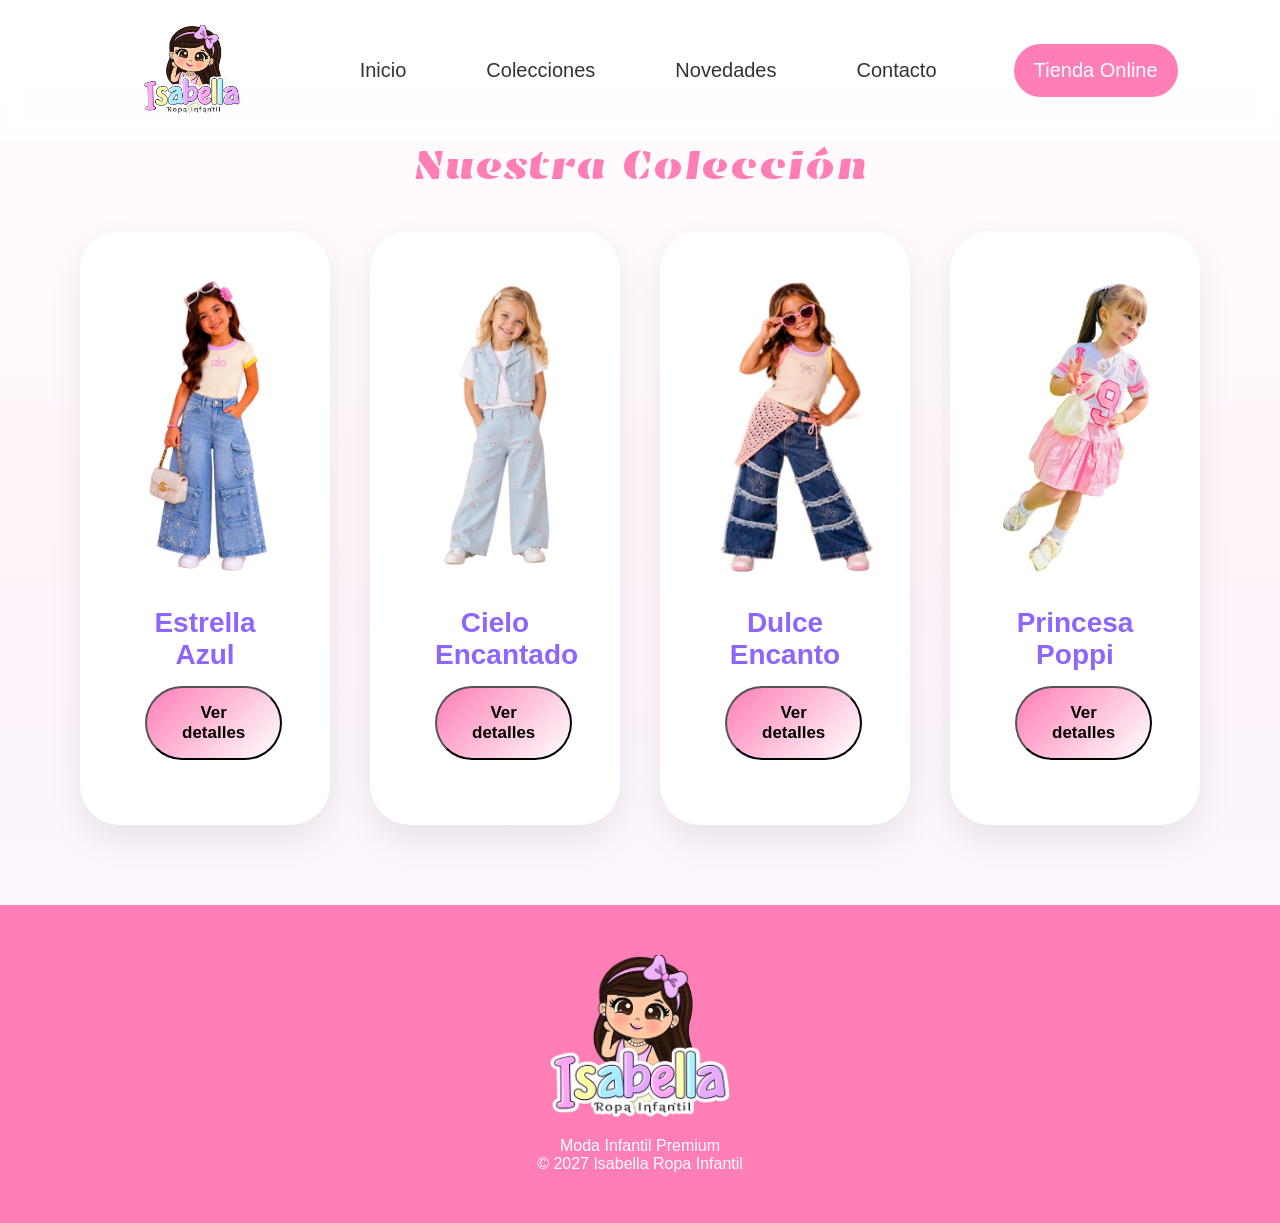
<file: coleccion.html>
<head>

    <link rel="stylesheet" type="text/css" href="css/maqueta.css">
    <link rel="stylesheet" type="text/css" href="css/maqueta_2.css">
    
    
<link href="https://fonts.googleapis.com/css2?family=Emblema+One&display=swap" rel="stylesheet">
</head>

<body>

    <!--================ HEADER =================-->




    <!--================ BANNER =================-->


    <header class="navbar">

        <div class="logo">
            <img src="img/logo.2.png">
            <a href="index.html">
                <div class="inicio"></div>
            </a>
        </div>

        <nav>
            <ul>
                <a href="index.html">Inicio</a>
                <a href="coleccion.html">Colecciones</a>
                <a href="">Novedades</a>
                <a href="contactos.html">Contacto</a>
            </ul>
        </nav>

        <a href="#" class="btn-tienda">Tienda Online</a>

    </header>


    <!--================ GALERÍA =================-->

    <section id="coleccion">

        <h2 class="titulo">

            Nuestra Colección

        </h2>

       <section class="productos">

        <div class="card">
            <img src="img/Niña 0.png" alt="'Estrella Azul">

            <div class="info">
                <h3>Estrella Azul</h3>
                <button onclick="abrirModal(
                    'img/niña 0.png',
                    'Estrella Azul',
                    'Conjunto premium diseñado para brindar comodidad y estilo.',
                    'Lino y Algodón',
                    '2 a 10 años',
                    'Azul Cielo',
                    'Todo el año',
                    'ISB-002'
                )">
                    Ver detalles
                </button>
            </div>
        </div>

        <div class="card">
            <img src="img/Niña 2.png" alt="Cielo Encantado">

            <div class="info">
                <h3>Cielo Encantado</h3>
                <button onclick="abrirModal(
                    'img/niña 2.png',
                    'Cielo Encantado',
                    'Conjunto premium diseñado para brindar comodidad y estilo.',
                    'Lino y Algodón',
                    '2 a 10 años',
                    'Azul Cielo',
                    'Todo el año',
                    'ISB-002'
                )">
                    Ver detalles
                </button>
            </div>
        </div>

        <div class="card">
            <img src="img/Niña 3.png" alt="Dulce Encanto">

            <div class="info">
                <h3>Dulce Encanto</h3>
                <button onclick="abrirModal(
                    'img/niña 3.png',
                    'Dulce Encanto',
                    'Colección exclusiva inspirada en las últimas tendencias.',
                    'Denim Premium',
                    '4 a 12 años',
                    'Azul y Blanco',
                    'Otoño - Invierno',
                    'ISB-003'
                )">
                    Ver detalles
                </button>
            </div>
        </div>

        <div class="card">
            <img src="img/Niña 4.png" alt="Príncipe">

            <div class="info">
                <h3>Princesa Poppi</h3>
                <button onclick="abrirModal(
                    'img/niña 4.png',
                    'Princesa Poppi',
                    'Diseño exclusivo pensado para ocasiones especiales.',
                    'Algodón y Encaje',
                    '1 a 6 años',
                    'Rosado Pastel',
                    'Primavera',
                    'ISB-004'
                )">
                    Ver detalles
                </button>
            </div>
        </div>

    </section>

    <!-- MODAL -->

    <div class="modal" id="modal">

        <div class="contenido-modal">

            <span class="cerrar" onclick="cerrarModal()">&times;</span>

            <img id="modalImg">

            <h2 id="modalTitulo"></h2>

            <p id="modalDescripcion"></p>

            <div class="especificaciones">

                <p><strong>Material:</strong> <span id="material"></span></p>

                <p><strong>Tallas:</strong> <span id="tallas"></span></p>

                <p><strong>Colores:</strong> <span id="colores"></span></p>

                <p><strong>Temporada:</strong> <span id="temporada"></span></p>

                <p><strong>Referencia:</strong> <span id="referencia"></span></p>

            </div>

        </div>

    </div>

    <footer>

        <img src="img/logo.2.png" alt="Isabella">

        <p>Moda Infantil Premium</p>

        <p>© 2027 Isabella Ropa Infantil</p>

    </footer>

    <script>

        function abrirModal(imagen, titulo, descripcion, materialProducto, tallasProducto, coloresProducto, temporadaProducto, referenciaProducto) {

            document.getElementById("modal").style.display = "flex";

            document.getElementById("modalImg").src = imagen;
            document.getElementById("modalTitulo").innerHTML = titulo;
            document.getElementById("modalDescripcion").innerHTML = descripcion;

            document.getElementById("material").innerHTML = materialProducto;
            document.getElementById("tallas").innerHTML = tallasProducto;
            document.getElementById("colores").innerHTML = coloresProducto;
            document.getElementById("temporada").innerHTML = temporadaProducto;
            document.getElementById("referencia").innerHTML = referenciaProducto;
        }

        function cerrarModal() {
            document.getElementById("modal").style.display = "none";
        }

    </script>

</body>
</html>
</file>
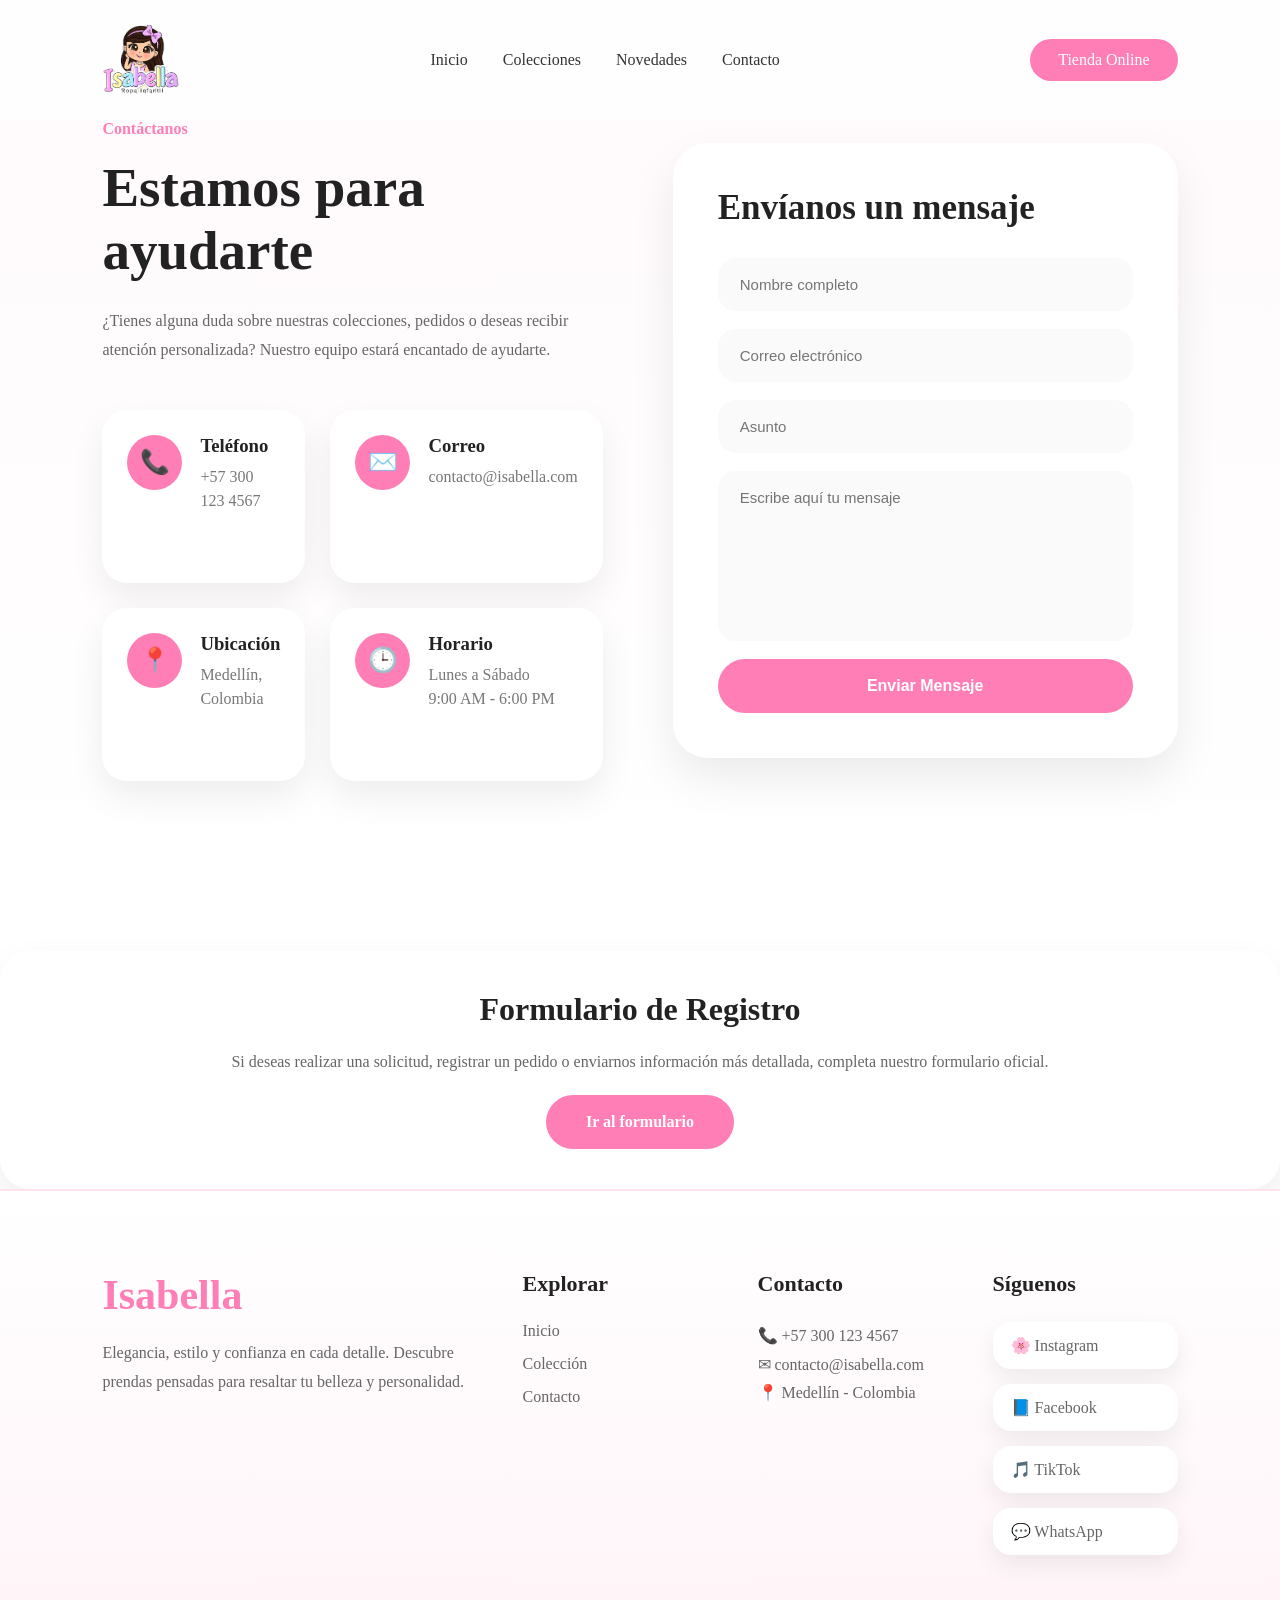
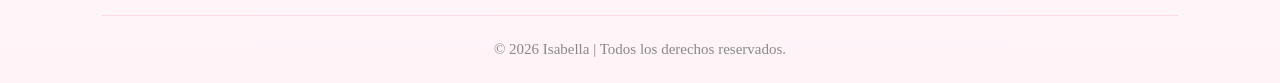
<file: contactos.html>
<head>

    <link rel="stylesheet" type="text/css" href="css/contactos estilo.css">
    <link rel="stylesheet" type="text/css" href="css/maqueta_3.css">

</head>
<header class="navbar">

        <div class="logo">
            <img src="img/logo.2.png">
              <a href="index.html"><div class="inicio"></div></a>
        </div>

        <nav>
            <ul>
            <a href="index.html">Inicio</a>
            <a href="coleccion.html">Colecciones</a>
            <a href="novedades.html">Novedades</a>
            <a href="contactos.html">Contacto</a>
            </ul>
        </nav>

        <a href="#" class="btn-tienda">Tienda Online</a>

    </header>
<body>
<section class="contacto">

    <div class="contacto-info">

        <span>Contáctanos</span>

        <h2>
            Estamos para ayudarte
        </h2>

        <p>
            ¿Tienes alguna duda sobre nuestras colecciones, pedidos o
            deseas recibir atención personalizada? Nuestro equipo estará
            encantado de ayudarte.
        </p>

        <div class="datos-contacto">

            <div class="dato">
                <div class="icono">📞</div>

                <div>
                    <h3>Teléfono</h3>
                    <p>+57 300 123 4567</p>
                </div>
            </div>

            <div class="dato">
                <div class="icono">✉️</div>

                <div>
                    <h3>Correo</h3>
                    <p>contacto@isabella.com</p>
                </div>
            </div>

            <div class="dato">
                <div class="icono">📍</div>

                <div>
                    <h3>Ubicación</h3>
                    <p>Medellín, Colombia</p>
                </div>
            </div>

            <div class="dato">
                <div class="icono">🕒</div>

                <div>
                    <h3>Horario</h3>
                    <p>Lunes a Sábado<br>9:00 AM - 6:00 PM</p>
                </div>
            </div>

        </div>

    </div>

    <div class="formulario-contacto">

        <h3>Envíanos un mensaje</h3>

        <form>

            <input type="text" placeholder="Nombre completo">

            <input type="email" placeholder="Correo electrónico">

            <input type="text" placeholder="Asunto">

            <textarea
            placeholder="Escribe aquí tu mensaje"></textarea>

            <button type="submit">
                Enviar Mensaje
            </button>

        </form>

    </div>

</section>
<div class="formulario-externo">

    <h3>Formulario de Registro</h3>

    <p>
        Si deseas realizar una solicitud, registrar un pedido o enviarnos
        información más detallada, completa nuestro formulario oficial.
    </p>

    <a href="https://docs.google.com/forms/d/e/1FAIpQLSfRCbShJBF7hymjKg9OWd89hlBeHb397Oh_2G8CXNl24qIbNQ/viewform?usp=header"
       target="_blank"
       class="btn-formulario">

        Ir al formulario

    </a>

</div>
 <footer class="footer">

    <div class="footer-contenedor">

        <div class="footer-logo">

            <h2>Isabella</h2>

            <p>
                Elegancia, estilo y confianza en cada detalle.
                Descubre prendas pensadas para resaltar tu belleza y personalidad.
            </p>

        </div>

        <div class="footer-links">

            <h3>Explorar</h3>

            <ul>

                <li><a href="index.html">Inicio</a></li>

                <li><a href="coleccion.html">Colección</a></li>

                <li><a href="contactos.html">Contacto</a></li>

            </ul>

        </div>

        <div class="footer-contacto">

            <h3>Contacto</h3>

            <p>📞 +57 300 123 4567</p>

            <p>✉ contacto@isabella.com</p>

            <p>📍 Medellín - Colombia</p>

        </div>

        <div class="footer-redes">

            <h3>Síguenos</h3>

            <div class="redes">

                <a href="#">🌸 Instagram</a>

                <a href="#">📘 Facebook</a>

                <a href="#">🎵 TikTok</a>

                <a href="#">💬 WhatsApp</a>

            </div>

        </div>

    </div>

    <div class="footer-copy">

        © 2026 Isabella | Todos los derechos reservados.

    </div>

</footer>
</body>
</file>
<file: css/maqueta.css>
*{
margin:0;
padding:0;
box-sizing:border-box;
}

body{
font-family:'Poppins',sans-serif;
background:#fffafc;
overflow-x:hidden;
}

/* SPLASH SCREEN */

#splash{
    position: fixed;
    top: 0;
    left: 0;
    width: 100%;
    height: 100vh;
    background: linear-gradient(135deg,#fff8fc,#f8e9ff,#fff7d9);
    display: flex;
    justify-content: center;
    align-items: center;
    z-index: 99999;
    transition: opacity 1s ease,
                visibility 1s ease;
}

#splash img{
    width: 280px;
    animation: logoEntrada 1.5s ease-in-out infinite alternate;
}

#splash.ocultar{
    animation: desaparecerSplash 2.5s ease forwards;
}

@keyframes desaparecerSplash{
    0%{
        opacity: 1;
        transform: scale(1);
        filter: blur(0px);
    }

    100%{
        opacity: 0;
        transform: scale(1.2);
        filter: blur(8px);
        visibility: hidden;
    }
}

@keyframes logoEntrada{
    0%{
        transform: scale(0.9);
    }
    100%{
        transform: scale(1.05);
    }
}

/* NAVBAR */

.navbar{
display:flex;
justify-content:space-between;
align-items:center;
padding:25px 8%;
position:fixed;
width:100%;
top:0;
z-index:1000;

background:rgba(255,255,255,.8);
backdrop-filter:blur(15px);
}

.logo img{
height:70px;

}

nav ul{
display:flex;
gap:35px;
list-style:none;
}

nav a{
text-decoration:none;
color:#333;
font-weight:500;
}

.btn-tienda{
padding:12px 28px;
background:#ff7eb6;
color:white;
border-radius:50px;
text-decoration:none;
transition:.4s;
}

.btn-tienda:hover{
transform:translateY(-3px);
}

/* HERO */

.hero{
min-height:100vh;
display:flex;
justify-content:space-around;
align-items:center;
padding:120px 8%;
}

.hero-text{
max-width:550px;
animation:fadeUp 1s ease;
}

.hero-text span{
color:#ff7eb6;
font-weight:600;
}

.hero-text h1{
font-size:70px;
font-family:'Playfair Display',serif;
line-height:1.1;
margin:20px 0;
}

.hero-text p{
font-size:18px;
color:#666;
margin-bottom:30px;
}

.hero-buttons{
display:flex;
gap:20px;
}

.btn-principal{
padding:15px 35px;
background:#ff7eb6;
color:white;
border-radius:40px;
text-decoration:none;
}

.btn-secundario{
padding:15px 35px;
border:2px solid #ff7eb6;
color:#ff7eb6;
border-radius:40px;
text-decoration:none;
}

/* EFECTO  */

.contenedor-slider{
    width: 350px;
    height: 500px;
    
    

    top: 120px;
    right: 50px;

    overflow: hidden;

    border-radius: 20px;
}

.slider-horizontal{
    display: flex;
    width: max-content;

    animation: mover 16s infinite;
}

.slider-horizontal img{
    width: 353px;
    height: 500px;

    object-fit: cover;
    flex-shrink: 0;

    border-radius: 20px;
}

@keyframes mover{

    0%{
        transform: translateX(0);
    }

    20%{
        transform: translateX(0);
    }

    25%{
        transform: translateX(-350px);
    }

    45%{
        transform: translateX(-350px);
    }

    50%{
        transform: translateX(-700px);
    }

    70%{
        transform: translateX(-700px);
    }

    75%{
        transform: translateX(-1050px);
    }

    95%{
        transform: translateX(-1050px);
    }

    100%{
        transform: translateX(0);
    }
}

/* STATS */

.stats{
display:flex;
justify-content:center;
gap:100px;
padding:80px;
background:white;
text-align:center;
}

.stats h2{
font-size:45px;
color:#ff7eb6;
}

/* PRODUCTOS */

.coleccion{
padding:100px 8%;
text-align:center;
}

.coleccion h2{
font-size:50px;
margin-bottom:60px;
font-family:'Playfair Display';
}

.productos{
display:flex;
gap:40px;
justify-content:center;
}

.producto{
background:white;
padding:25px;
border-radius:30px;
box-shadow:0 15px 40px rgba(0,0,0,.08);
transition:.4s;
}

.producto:hover{
transform:translateY(-10px);
}

.producto img{
width:280px;
}

.producto h3{
margin-top:20px;
}

/* BENEFICIOS */

.beneficios{
padding:100px 8%;
background:#fff;
text-align:center;
}

.cards{
display:flex;
justify-content:center;
gap:30px;
margin-top:50px;
}

.card{
width:250px;
padding:40px;
border-radius:25px;
background:white;
box-shadow:0 15px 35px rgba(0,0,0,.08);
transition:.4s;
}

.card:hover{
transform:translateY(-10px);
}

/* FOOTER */

footer{
    margin-top:80px;
    background:#d06cff;
    color:white;
    text-align:center;
    padding:50px 20px;
}

footer img{
    width:180px;
    margin-bottom:20px;
}
</file>
<file: css/maqueta_2.css>
/*=========================
      ESTILOS GENERALES
=========================*/

*{
    margin:0;
    padding:0;
    box-sizing:border-box;
    font-family:'Poppins',sans-serif;

}
 .titulo{
  font-family: "Emblema One", system-ui;
  font-weight: 400;
  font-style: normal;
}
html{
    scroll-behavior:smooth;
}

body{

    background:linear-gradient(180deg,#fffdfd,#fff4fb,#f8f8ff);

    color:#444;

}


/*=========================
        HEADER
=========================*/

header{

    text-align:center;

    padding:40px 8%;

}

.logo{
    
    width:180px;

    transition:.4s;

}

.logo:hover{

    transform:scale(1.05);

}

header h1{

    color:#d06cff;

    font-size:55px;

    margin-top:20px;

}

header p{

    margin-top:15px;

    color:#666;

    font-size:20px;

}


/*=========================
        BANNER
=========================*/

/* NAVBAR */

.navbar{
display:flex;
justify-content:space-between;
align-items:center;
padding:25px 8%;
position:fixed;
width:100%;
top:0;
z-index:1000;

background:rgba(255,255,255,.8);
backdrop-filter:blur(15px);
}

.logo img{
height:90px;

}

nav ul{
display:flex;
gap:80px;
list-style:none;
font-size:20;
}

nav a{
text-decoration:none;
color:#333;
font-weight:500;
}

.btn-tienda{
padding:15px 20px;
font-size:20;
background:#ff7eb6;
color:white;
border-radius:50px;
text-decoration:none;
transition:.4s;
}

.btn-tienda:hover{
transform:translateY(-3px);
}



/*=========================
        TITULO
=========================*/

.titulo{

    text-align:center;

    margin:140px 0 40px;
   
  
    color:#ff7eb6;

    font-size:42px;
    

}


.productos{
    width:50%;
    margin: auto;
    display: flex;
    gap: 40px; 
}

.card{
    background:white;
    border-radius:40px;

}

.card:hover{
    transform:translateY(-10px);
}

.card img{
    width:140%;
    padding:10px;
}

.info{
    padding:25px;
    text-align:center;
}

.info h3{
    color:#8c66ff;
    margin-bottom:15px;
    font-size:28px;
}

.info p{
   
    margin-bottom:25px;
    line-height:1.6;
}

button{

padding:15px 35px;
border-radius:50px;
background:linear-gradient(135deg,#ff7eb6,white);
font-size:17px;
font-weight:600;
transition:.4s;

}

button:hover{

transform:translateY(-4px);



}
.modal{
   
    display:none;
    position:fixed;
    inset:0;

    
    backdrop-filter:blur(10px);

    justify-content:center;
    align-items:center;

    padding:40px;

    z-index:99999;
}


.contenido-modal{
    width:90%;
    max-width:650px;
    background:white;
    border-radius:30px;
    padding:35px;
    text-align:center;
    position:relative;
}

.contenido-modal img{
    width:100%;
    max-height:400px;
    object-fit:contain;
}

.contenido-modal h2{
    color:#ff7eb6;
    margin:20px 0;
}

.contenido-modal p{
    color:#666;
    line-height:1.8;
}

.especificaciones{
    margin-top:25px;
    text-align:left;
    background:#f8f5ff;
    padding:20px;
    border-radius:20px;
}

.especificaciones p{
    margin:10px 0;
}

.cerrar{
    position:absolute;
    top:15px;
    right:25px;
    font-size:35px;
    cursor:pointer;
}

footer{
    margin-top:80px;
    background:#ff7eb6;
    color:white;
    text-align:center;
    padding:50px 20px;
}

footer img{
    width:180px;
    margin-bottom:20px;
}


@media(max-width:768px){

    .card img{
        height:320px;
    }

    h1{
        font-size:35px;
    }

}
</file>
<file: css/contactos estilo.css>
*{
margin:0;
padding:0;
box-sizing:border-box;
}

/*==================================
CONTACTO
DISEÑO
==================================*/

.contacto{

    background:linear-gradient(
    180deg,
    #fffafc,
    #ffffff);

}

.contacto-info span{

    color:#ff7eb6;

    font-weight:600;

}

.contacto-info h2{

    font-family:'Playfair Display',serif;

    font-size:55px;

    color:#222;

    margin:18px 0 25px;

}

.contacto-info p{

    color:#666;

    line-height:1.8;

    margin-bottom:45px;

}

.dato{

    background:white;

    border-radius:25px;

    box-shadow:0 15px 35px rgba(0,0,0,.07);

    transition:.35s;

}

.dato:hover{

    transform:translateY(-8px);

}

.icono{

    background:#ff7eb6;

    color:white;

    border-radius:50%;

    font-size:24px;

}

.dato h3{

    color:#222;

    margin-bottom:8px;

}

.dato p{

    color:#777;

    line-height:1.5;

}

.formulario-contacto{

    background:white;

    border-radius:35px;

    box-shadow:0 20px 45px rgba(0,0,0,.08);

}

.formulario-contacto h3{

    font-family:'Playfair Display',serif;

    font-size:35px;

    color:#222;

    margin-bottom:30px;

}

.formulario-contacto input,
.formulario-contacto textarea{

    background:#fafafa;

    border:none;

    outline:none;

    border-radius:18px;

    font-size:15px;

    font-family:'Poppins',sans-serif;

    transition:.3s;

}

.formulario-contacto input:focus,
.formulario-contacto textarea:focus{

    background:white;

    box-shadow:0 0 0 2px #ff7eb6;

}

.formulario-contacto button{

    background:#ff7eb6;

    color:white;

    border:none;

    border-radius:40px;

    font-size:16px;

    font-weight:600;

    cursor:pointer;

    transition:.35s;

}

.formulario-contacto button:hover{

    transform:translateY(-4px);

    box-shadow:0 15px 30px rgba(255,126,182,.35);

}

/*==================================
Formulario a llenar
==================================*/
.formulario-externo{

    background:white;

    border-radius:30px;

    box-shadow:0 15px 35px rgba(0,0,0,.07);

    text-align:center;

}

.formulario-externo h3{

    font-family:'Playfair Display',serif;

    font-size:32px;

    color:#222;

}

.formulario-externo p{

    color:#666;

    line-height:1.7;

}

.btn-formulario{

    display:inline-block;

    align-self:center;

    padding:18px 40px;

    background:#ff7eb6;

    color:white;

    text-decoration:none;

    border-radius:40px;

    font-weight:600;

    transition:.35s;

}

.btn-formulario:hover{

    transform:translateY(-4px);

    box-shadow:0 15px 30px rgba(255,126,182,.35);

}
/*==================================
ANIMACIÓN AL HACER SCROLL
==================================*/

.formulario-externo{

    animation-name: aparecerFormulario;

    animation-duration: 1s;

    animation-fill-mode: both;

    animation-timing-function: ease-out;

    animation-timeline: view();

    animation-range: entry 20% cover 45%;

}

@keyframes aparecerFormulario{

    from{

        opacity:0;

        transform:translateX(180px);

    }

    to{

        opacity:1;

        transform:translateX(0);

    }

}
/*=========================
FOOTER
DISEÑO
==========================*/

.footer{

    background:linear-gradient(to bottom,#fff,#fff3f8);

    border-top:2px solid #ffe2ee;

}

.footer h2{

    font-family:'Playfair Display',serif;

    font-size:42px;

    color:#ff7eb6;

}

.footer h3{

    font-size:22px;

    margin-bottom:25px;

    color:#222;

}

.footer p{

    color:#666;

    line-height:1.8;

}

.footer ul{

    list-style:none;

}

.footer a{

    text-decoration:none;

    color:#666;

    transition:.3s;

}

.footer a:hover{

    color:#ff7eb6;

    padding-left:8px;

}

.redes a{

    background:white;

    padding:14px 18px;

    border-radius:18px;

    box-shadow:0 10px 25px rgba(0,0,0,.07);

    transition:.35s;

}

.redes a:hover{

    background:#ff7eb6;

    color:white;

    transform:translateY(-5px);

}

.footer-copy{

    border-top:1px solid #ffd7e8;

    color:#888;

    font-size:15px;

}
</file>
<file: css/maqueta_3.css>
*{
margin:0;
padding:0;
box-sizing:border-box;
}
.navbar{
display:flex;
justify-content:space-between;
align-items:center;
padding:25px 8%;
position:fixed;
width:100%;
top:0;
z-index:1000;

background:rgba(255,255,255,.8);
backdrop-filter:blur(15px);
}

.logo img{
height:70px;

}

nav ul{
display:flex;
gap:35px;
list-style:none;
}

nav a{
text-decoration:none;
color:#333;
font-weight:500;
}

.btn-tienda{
padding:12px 28px;
background:#ff7eb6;
color:white;
border-radius:50px;
text-decoration:none;
transition:.4s;
}

.btn-tienda:hover{
transform:translateY(-3px);
}

/*==================================
CONTACTO
MAQUETACIÓN
==================================*/

.contacto{

    display:flex;
    justify-content:space-between;
    align-items:center;

    gap:70px;

    padding:120px 8%;

}

.contacto-info{

    flex:1;

}

.formulario-contacto{

    flex:1;

    padding:45px;

}

.datos-contacto{

    display:grid;

    grid-template-columns:repeat(2,1fr);

    gap:25px;

}

.dato{

    display:flex;

    align-items:flex-start;

    gap:18px;

    padding:25px;

}

.icono{

    width:55px;
    height:55px;

    display:flex;

    justify-content:center;
    align-items:center;

    flex-shrink:0;

}

.formulario-contacto form{

    display:flex;

    flex-direction:column;

    gap:18px;

}

.formulario-contacto input,
.formulario-contacto textarea{

    width:100%;

    padding:18px 22px;

}

.formulario-contacto textarea{

    height:170px;

    resize:none;

}

.formulario-contacto button{

    padding:18px;

}
@media(max-width:1000px){

.contacto{

    flex-direction:column;

}

.datos-contacto{

    grid-template-columns:1fr;

}

.contacto-info h2{

    font-size:42px;

}



}
/*=========================
FOOTER
MAQUETACIÓN
==========================*/

.footer{

    padding:80px 8% 25px;

}

.footer-contenedor{

    display:grid;

    grid-template-columns:2fr 1fr 1fr 1fr;

    gap:50px;

}

.footer-logo p{

    margin-top:20px;

}

.footer-links ul{

    display:flex;

    flex-direction:column;

    gap:15px;

}

.footer-redes .redes{

    display:flex;

    flex-direction:column;

    gap:15px;

}

.footer-copy{

    margin-top:60px;

    padding-top:25px;

    text-align:center;

}
/*==================================
Formulario a llenar
==================================*/
.formulario-externo{

    margin-top:50px;

    padding:40px;

    display:flex;

    flex-direction:column;

    gap:20px;

}
</file>
